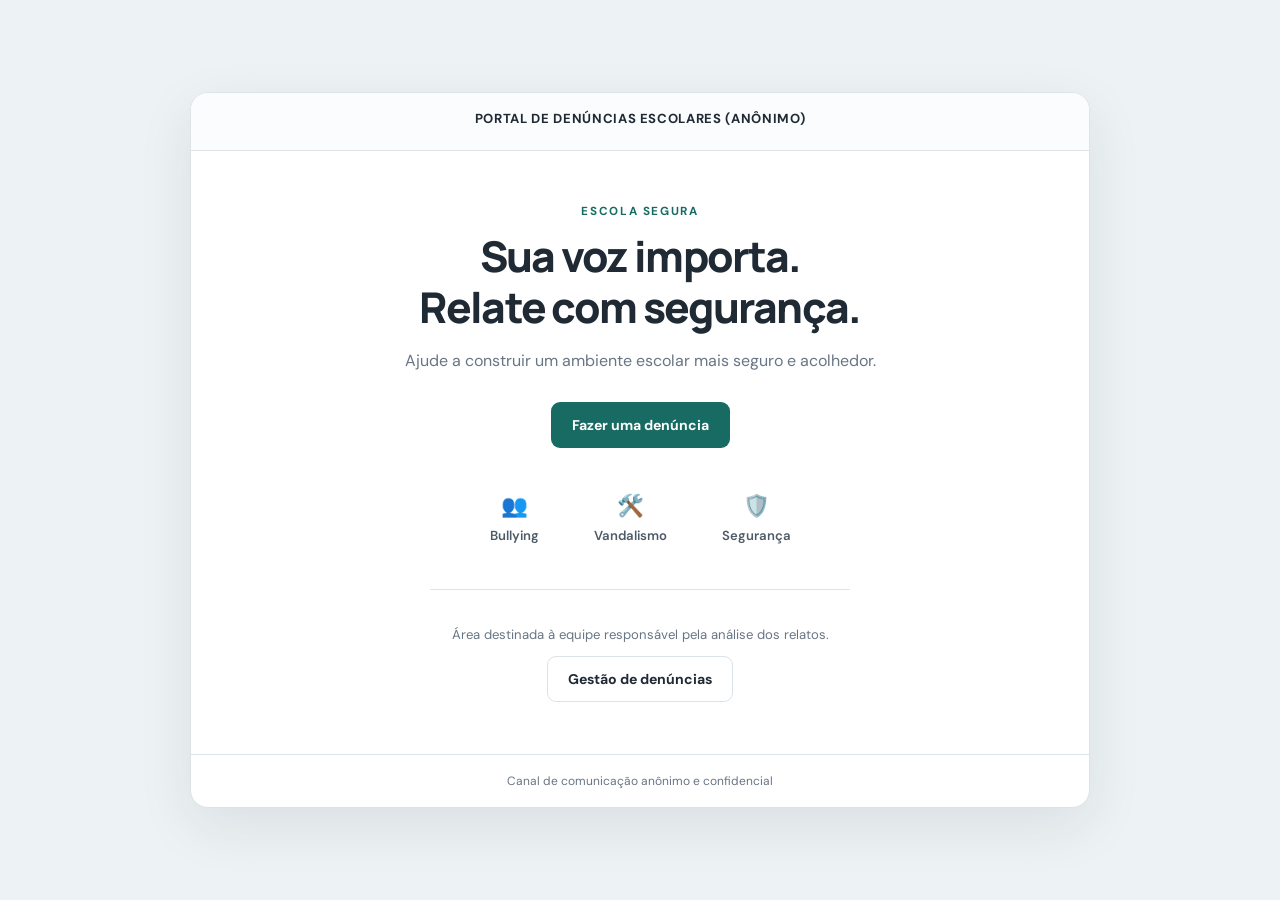
<file: index.html>
<!doctype html>
<html lang="pt-BR"><head><meta charset="utf-8"><meta name="viewport" content="width=device-width,initial-scale=1"><title>Portal de Denúncias Escolares</title><link rel="stylesheet" href="style.css"></head>
<body><main class="page-shell">
<header class="topbar">Portal de Denúncias Escolares (Anônimo)</header>
<section class="content home-content"><p class="eyebrow">ESCOLA SEGURA</p><h1>Sua voz importa.<br>Relate com segurança.</h1><p class="intro">Ajude a construir um ambiente escolar mais seguro e acolhedor.</p>
<a class="button primary" href="denuncia.html">Fazer uma denúncia</a>
<div class="topics"><div>👥<span>Bullying</span></div><div>🛠️<span>Vandalismo</span></div><div>🛡️<span>Segurança</span></div></div>
<div class="management-entry"><p>Área destinada à equipe responsável pela análise dos relatos.</p><a class="button secondary" href="gestao.html">Gestão de denúncias</a></div>
</section><footer>Canal de comunicação anônimo e confidencial</footer></main></body></html>
</file>
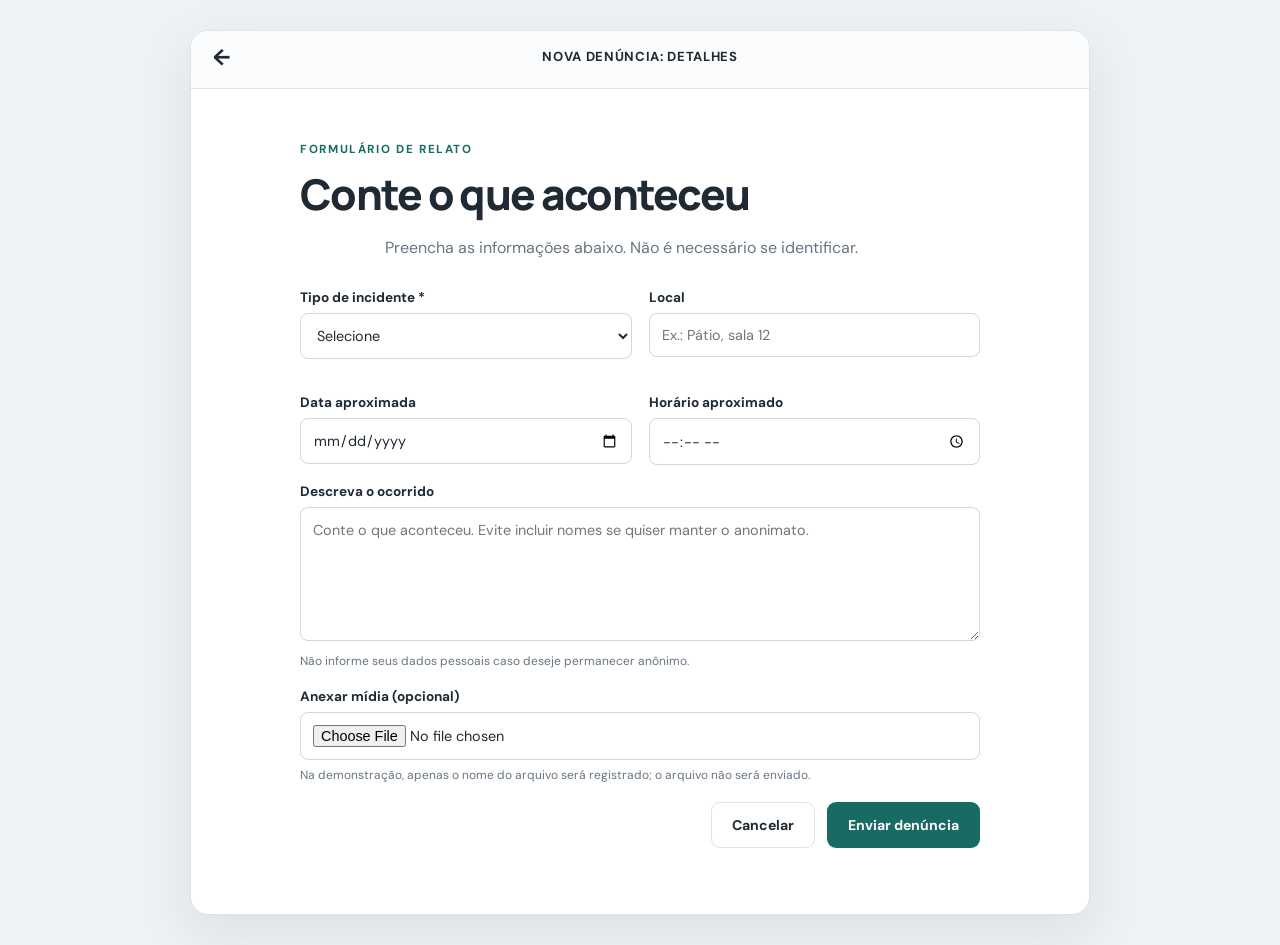
<file: denuncia.html>
<!doctype html>
<html lang="pt-BR"><head><meta charset="utf-8"><meta name="viewport" content="width=device-width,initial-scale=1"><title>Nova denúncia</title><link rel="stylesheet" href="style.css"></head>
<body><main class="page-shell"><header class="topbar"><a class="back" href="index.html">←</a>Nova denúncia: Detalhes</header>
<section class="content"><p class="eyebrow">FORMULÁRIO DE RELATO</p><h1>Conte o que aconteceu</h1><p class="intro">Preencha as informações abaixo. Não é necessário se identificar.</p>
<form id="reportForm"><div class="form-grid">
<div class="field"><label for="tipo">Tipo de incidente *</label><select id="tipo" name="tipo" required><option value="">Selecione</option><option>Bullying</option><option>Vandalismo</option><option>Ameaça ou violência</option><option>Problema de segurança</option><option>Discriminação</option><option>Outro</option></select></div>
<div class="field"><label for="local">Local</label><input id="local" name="local" placeholder="Ex.: Pátio, sala 12"></div>
<div class="field"><label for="data">Data aproximada</label><input id="data" name="data" type="date"></div>
<div class="field"><label for="hora">Horário aproximado</label><input id="hora" name="hora" type="time"></div></div>
<div class="field"><label for="descricao">Descreva o ocorrido</label><textarea id="descricao" name="descricao" rows="5" placeholder="Conte o que aconteceu. Evite incluir nomes se quiser manter o anonimato."></textarea><small>Não informe seus dados pessoais caso deseje permanecer anônimo.</small></div>
<div class="field"><label for="midia">Anexar mídia (opcional)</label><input id="midia" name="midia" type="file" accept="image/*,video/*"><small>Na demonstração, apenas o nome do arquivo será registrado; o arquivo não será enviado.</small><span id="fileName" class="file-name"></span></div>
<div class="actions"><a class="button secondary" href="index.html">Cancelar</a><button class="button primary" type="submit">Enviar denúncia</button></div></form><p id="formMessage" class="message"></p></section></main><script src="app.js"></script></body></html>
</file>
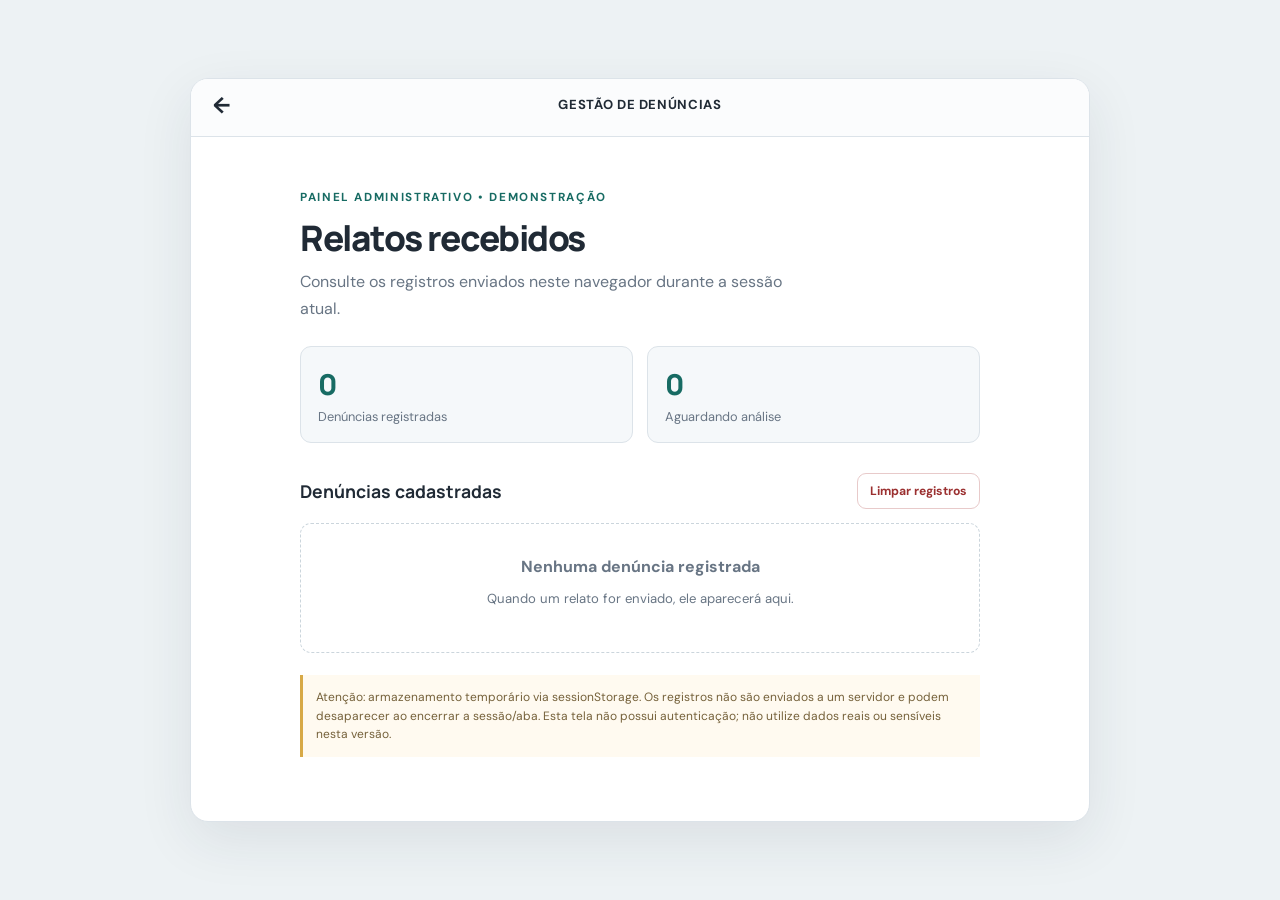
<file: gestao.html>
<!doctype html>
<html lang="pt-BR"><head><meta charset="utf-8"><meta name="viewport" content="width=device-width,initial-scale=1"><title>Gestão de denúncias</title><link rel="stylesheet" href="style.css"></head>
<body><main class="page-shell"><header class="topbar"><a class="back" href="index.html">←</a>Gestão de denúncias</header>
<section class="content management"><p class="eyebrow">PAINEL ADMINISTRATIVO • DEMONSTRAÇÃO</p><h1>Relatos recebidos</h1><p class="intro">Consulte os registros enviados neste navegador durante a sessão atual.</p>
<div class="summary"><div><strong id="totalReports">0</strong><span>Denúncias registradas</span></div><div><strong id="openReports">0</strong><span>Aguardando análise</span></div></div>
<div class="list-heading"><h2>Denúncias cadastradas</h2><button id="clearReports" class="button danger small" type="button">Limpar registros</button></div>
<div id="reportsList" class="reports-list" aria-live="polite"></div>
<p class="warning">Atenção: armazenamento temporário via sessionStorage. Os registros não são enviados a um servidor e podem desaparecer ao encerrar a sessão/aba. Esta tela não possui autenticação; não utilize dados reais ou sensíveis nesta versão.</p>
</section></main><script src="app.js"></script></body></html>
</file>
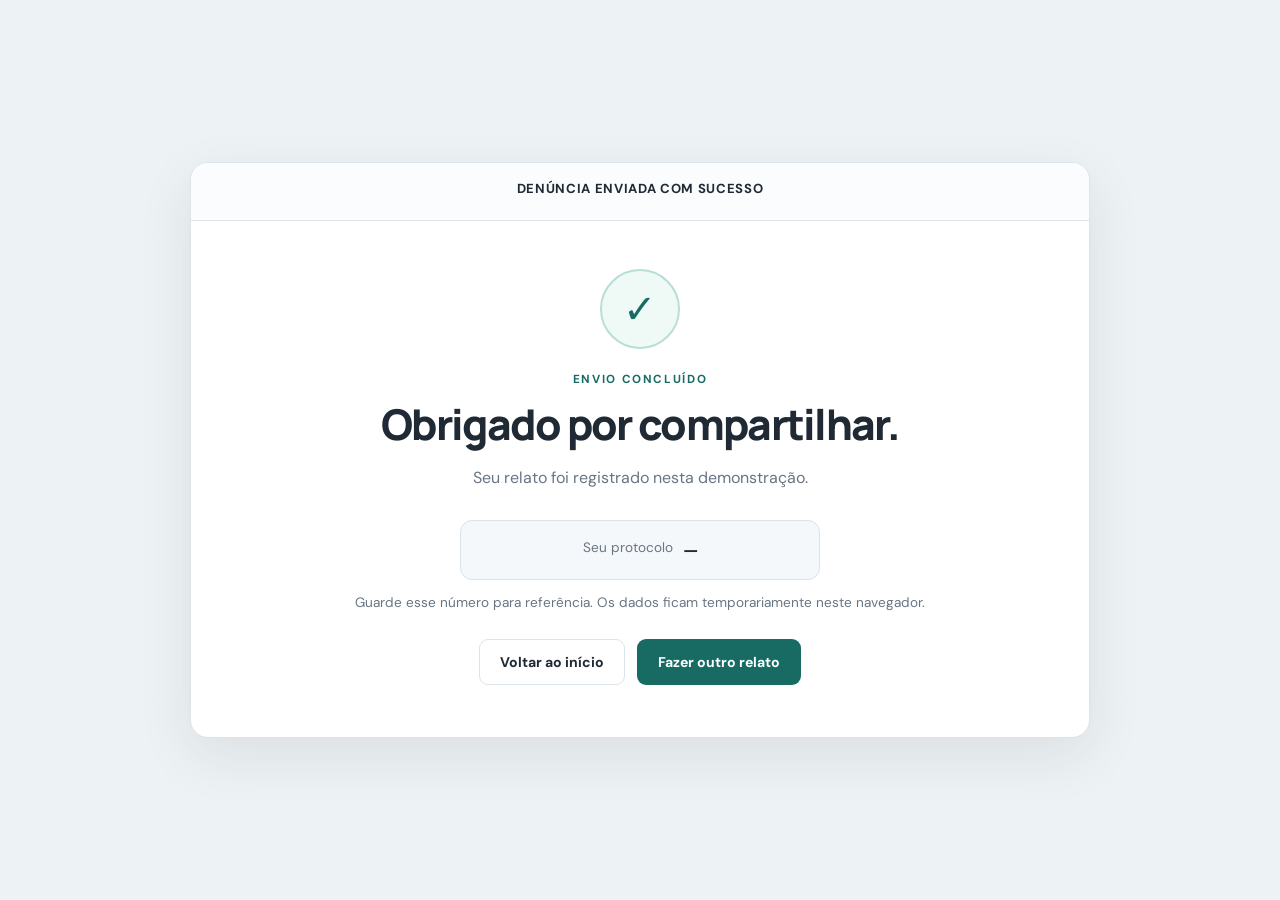
<file: sucesso.html>
<!doctype html>
<html lang="pt-BR"><head><meta charset="utf-8"><meta name="viewport" content="width=device-width,initial-scale=1"><title>Denúncia enviada</title><link rel="stylesheet" href="style.css"></head>
<body><main class="page-shell"><header class="topbar">Denúncia enviada com sucesso</header><section class="content success">
<div class="success-icon">✓</div><p class="eyebrow">ENVIO CONCLUÍDO</p><h1>Obrigado por compartilhar.</h1><p class="intro">Seu relato foi registrado nesta demonstração.</p>
<div class="protocol"><span>Seu protocolo</span><strong id="protocolNumber">—</strong></div><p class="help">Guarde esse número para referência. Os dados ficam temporariamente neste navegador.</p>
<div class="actions centered"><a class="button secondary" href="index.html">Voltar ao início</a><a class="button primary" href="denuncia.html">Fazer outro relato</a></div></section></main>
<script>const r=JSON.parse(sessionStorage.getItem('ultimaDenuncia')||'null');if(r)document.getElementById('protocolNumber').textContent=r.protocolo;</script></body></html>
</file>
<file: style.css>
@import url('https://fonts.googleapis.com/css2?family=DM+Sans:wght@400;500;600;700&family=Manrope:wght@500;600;700;800&display=swap');
:root{--ink:#202a35;--muted:#687584;--line:#dce3e9;--surface:#f5f8fa;--primary:#176b63;--primary-dark:#10554f}
*{box-sizing:border-box}body{margin:0;min-height:100vh;padding:30px 16px;display:grid;place-items:center;background:#edf2f4;color:var(--ink);font-family:'DM Sans',Arial,sans-serif}
.page-shell{width:min(100%,900px);min-height:560px;overflow:hidden;background:#fff;border:1px solid var(--line);border-radius:18px;box-shadow:0 18px 55px #1d303d17}
.topbar{min-height:58px;padding:17px 48px;position:relative;border-bottom:1px solid var(--line);background:#fbfcfd;text-align:center;text-transform:uppercase;letter-spacing:.05em;font-size:.82rem;font-weight:700}
.back{position:absolute;left:22px;top:12px;color:var(--ink);text-decoration:none;font-size:1.4rem}
.content{width:min(100% - 48px,680px);margin:auto;padding:52px 0}.home-content,.success{text-align:center}
.eyebrow{margin:0 0 12px;color:var(--primary);font-size:.73rem;font-weight:700;letter-spacing:.14em}
h1{margin:0;font:800 clamp(1.8rem,4vw,2.65rem)/1.2 'Manrope',sans-serif;letter-spacing:-.04em}
.intro{max-width:510px;margin:15px auto 28px;color:var(--muted);line-height:1.65}
.button{min-height:46px;padding:12px 20px;display:inline-flex;align-items:center;justify-content:center;border:1px solid transparent;border-radius:9px;font:700 .88rem 'DM Sans',sans-serif;text-decoration:none;cursor:pointer}
.primary{background:var(--primary);color:white}.primary:hover{background:var(--primary-dark)}.secondary{background:#fff;color:var(--ink);border-color:var(--line)}
.topics{margin:44px auto 0;display:flex;justify-content:center;gap:55px}.topics div{display:grid;justify-items:center;gap:7px;font-size:1.35rem}.topics span{font-size:.82rem;color:#4d5b68;font-weight:600}
.management-entry{max-width:420px;margin:45px auto 0;padding-top:23px;border-top:1px solid var(--line)}.management-entry p{color:var(--muted);font-size:.82rem}
footer{padding:18px;border-top:1px solid var(--line);text-align:center;color:var(--muted);font-size:.75rem}
.form-grid{display:grid;grid-template-columns:repeat(2,minmax(0,1fr));gap:17px}.field{margin-bottom:18px;min-width:0}.field label{display:block;margin-bottom:7px;font-size:.85rem;font-weight:700}
input,select,textarea{width:100%;padding:12px;border:1px solid #cfd8df;border-radius:8px;background:#fff;color:var(--ink);font:400 .9rem 'DM Sans',sans-serif;outline:none}input,select{min-height:44px}textarea{resize:vertical;line-height:1.5}
input:focus,select:focus,textarea:focus{border-color:var(--primary);box-shadow:0 0 0 3px #176b631f}small{display:block;margin-top:6px;color:var(--muted);font-size:.75rem;line-height:1.5}.file-name{color:var(--primary)}
.actions{margin-top:12px;display:flex;justify-content:flex-end;gap:12px}.message{color:#a22;font-size:.85rem}
.success{padding-top:48px}.success-icon{width:80px;height:80px;margin:0 auto 22px;display:grid;place-items:center;border:2px solid #b8ded7;border-radius:50%;background:#eff9f6;color:var(--primary);font-size:2.5rem}
.protocol{width:min(100%,360px);margin:auto;padding:18px;display:flex;justify-content:center;gap:10px;border:1px solid var(--line);border-radius:12px;background:var(--surface)}.protocol span,.help{color:var(--muted);font-size:.85rem}.protocol strong{font-size:1.05rem}.help{margin:14px 0 28px}.centered{justify-content:center;flex-wrap:wrap}
.management h1{font-size:clamp(1.7rem,3vw,2.2rem)}.management .intro{margin:10px 0 24px}
.summary{display:grid;grid-template-columns:1fr 1fr;gap:14px;margin:24px 0 30px}.summary div{padding:17px;border:1px solid var(--line);border-radius:11px;background:var(--surface);display:flex;flex-direction:column;gap:4px}.summary strong{color:var(--primary);font:800 1.8rem 'Manrope',sans-serif}.summary span{color:var(--muted);font-size:.8rem}
.list-heading{display:flex;align-items:center;justify-content:space-between;gap:12px;margin-bottom:14px}.list-heading h2{margin:0;font:700 1.1rem 'Manrope',sans-serif}.small{min-height:36px;padding:8px 12px;font-size:.76rem}.danger{color:#9b3030;background:#fff;border-color:#e8caca}
.reports-list{display:grid;gap:13px}.report-card{padding:17px;border:1px solid var(--line);border-radius:11px}.report-head{display:flex;justify-content:space-between;gap:12px;padding-bottom:12px;border-bottom:1px solid var(--line)}.report-head div{display:grid;gap:4px}.report-head small{margin:0}.status{align-self:start;padding:6px 9px;border-radius:20px;background:#fff5d9;color:#795b16;font-size:.7rem;font-weight:700}.report-card p{margin:9px 0;color:#53616d;font-size:.84rem;line-height:1.5;overflow-wrap:anywhere}.report-card p b{color:var(--ink)}.empty{padding:32px 18px;border:1px dashed #cbd5dc;border-radius:11px;text-align:center;color:var(--muted)}.empty p{font-size:.82rem}
.warning{margin-top:22px;padding:13px;border-left:3px solid #d7a947;background:#fffaf0;color:#75613a;font-size:.75rem;line-height:1.55}
@media(max-width:600px){body{padding:10px;place-items:start center}.page-shell{min-height:calc(100vh - 20px);border-radius:12px}.content{width:calc(100% - 36px);padding-top:40px}.form-grid{grid-template-columns:1fr;gap:0}.actions{flex-direction:column-reverse}.actions .button{width:100%}.topics{gap:24px}.list-heading{align-items:flex-start;flex-direction:column}.report-head{flex-direction:column}}
</file>
